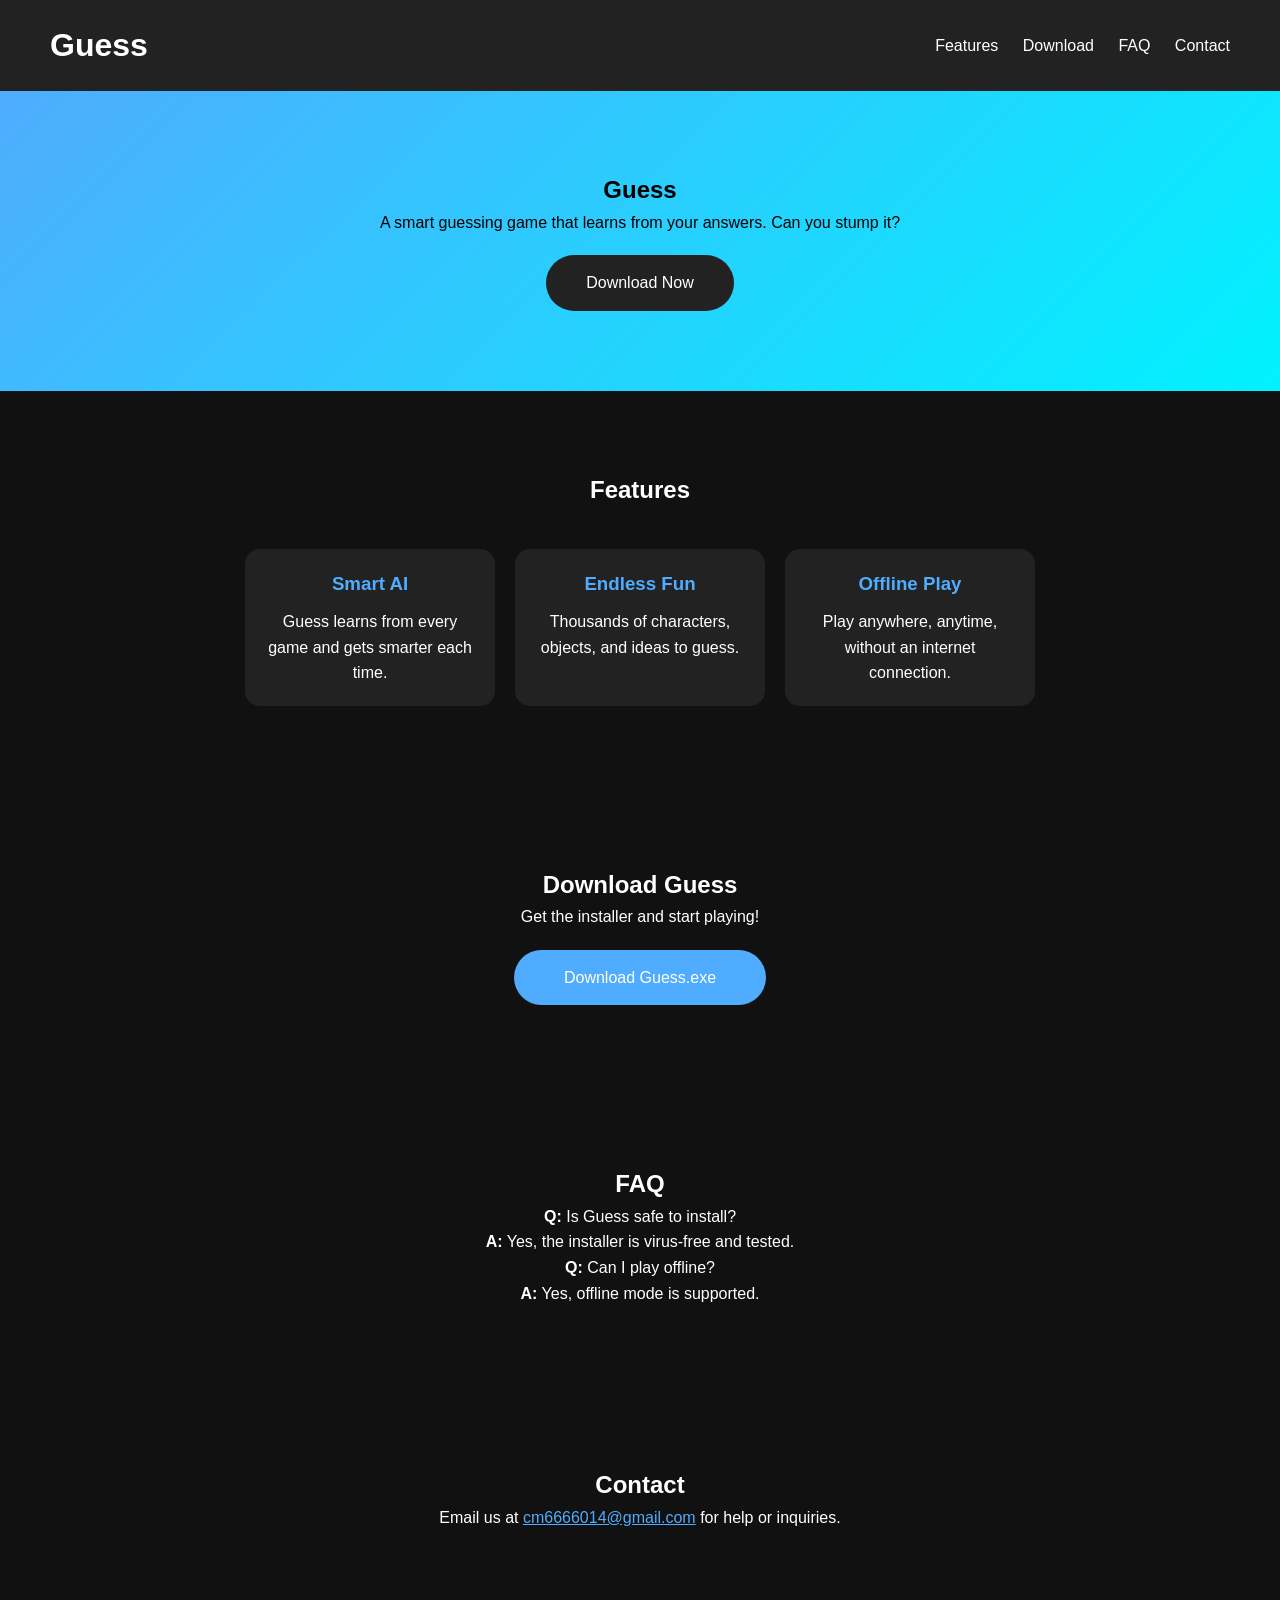
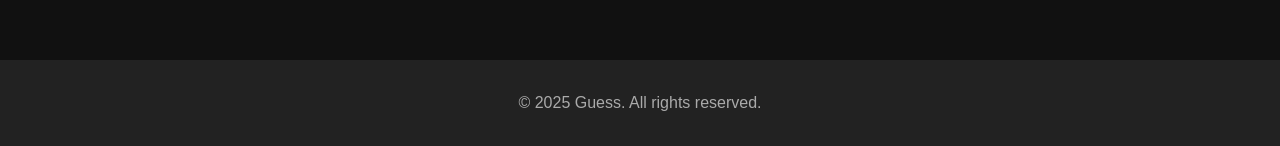
<file: index.html>
<!DOCTYPE html>
<html lang="en">
<head>
    <meta charset="UTF-8">
    <meta name="viewport" content="width=device-width, initial-scale=1.0">
    <meta name="description" content="Guess - A guessinggame that learns from your answers.">
    <title>Guess - Download</title>
    <link rel="stylesheet" href="style.css">
</head>
<body>

<header>
    <div class="logo">Guess</div>
    <nav>
        <a href="#features">Features</a>
        <a href="#download">Download</a>
        <a href="#faq">FAQ</a>
        <a href="#contact">Contact</a>
    </nav>
</header>

<section class="hero">
    <h1>Guess</h1>
    <p>A smart guessing game that learns from your answers. Can you stump it?</p>
    <a href="#download" class="btn">Download Now</a>
</section>

<section id="features" class="features">
    <h2>Features</h2>
    <div class="feature-list">
        <div class="feature">
            <h3>Smart AI</h3>
            <p>Guess learns from every game and gets smarter each time.</p>
        </div>
        <div class="feature">
            <h3>Endless Fun</h3>
            <p>Thousands of characters, objects, and ideas to guess.</p>
        </div>
        <div class="feature">
            <h3>Offline Play</h3>
            <p>Play anywhere, anytime, without an internet connection.</p>
        </div>
    </div>
</section>

<section id="download" class="download">
    <h2>Download Guess</h2>
    <p>Get the installer and start playing!</p>
    <a href="guess_v1.0.exe" class="btn" download>Download Guess.exe</a>
</section>

<section id="faq" class="faq">
    <h2>FAQ</h2>
    <p><strong>Q:</strong> Is Guess safe to install?<br>
       <strong>A:</strong> Yes, the installer is virus-free and tested.</p>
    
    <p><strong>Q:</strong> Can I play offline?<br>
       <strong>A:</strong> Yes, offline mode is supported.</p>
</section>

<section id="contact" class="contact">
    <h2>Contact</h2>
    <p>Email us at <a href="mailto:cm6666014@gmail.com">cm6666014@gmail.com</a> for help or inquiries.</p>
</section>

<footer>
    <p>© 2025 Guess. All rights reserved.</p>
</footer>

<script src="script.js"></script>
</body>
</html>
</file>
<file: style.css>
* { margin:0; padding:0; box-sizing:border-box; font-family: 'Segoe UI', Tahoma, Geneva, Verdana, sans-serif; }

body { background:#111; color:#fff; line-height:1.6; }

header {
    display:flex; justify-content:space-between; align-items:center;
    padding:20px 50px; background:#222;
    position:sticky; top:0; z-index:100;
}
header .logo { font-size:2rem; font-weight:bold; }
header nav a { color:#fff; margin-left:20px; text-decoration:none; transition:0.3s; }
header nav a:hover { color:#4facfe; }

section { padding:80px 20px; text-align:center; }
.hero { background:linear-gradient(135deg,#4facfe,#00f2fe); color:#000; }
.hero .btn { display:inline-block; padding:15px 40px; background:#222; color:#fff; border-radius:50px; text-decoration:none; margin-top:20px; transition:0.3s; }
.hero .btn:hover { background:#000; }

.features .feature-list { display:flex; flex-wrap:wrap; justify-content:center; gap:20px; margin-top:40px; }
.feature { background:#222; padding:20px; border-radius:15px; width:250px; }
.feature h3 { margin-bottom:10px; color:#4facfe; }

.download .btn {
    padding: 15px 50px;
    background: #4facfe;
    color: #fff;
    border-radius: 50px;
    text-decoration: none;
    transition: 0.3s;
    display: inline-block;
    margin-top: 20px; /* ADD THIS LINE */
}
.download .btn:hover { background:#00f2fe; }

footer { text-align:center; padding:30px 0; background:#222; margin-top:50px; color:#aaa; }
a { color:#4facfe; }
a:hover { text-decoration:underline; }
</file>
